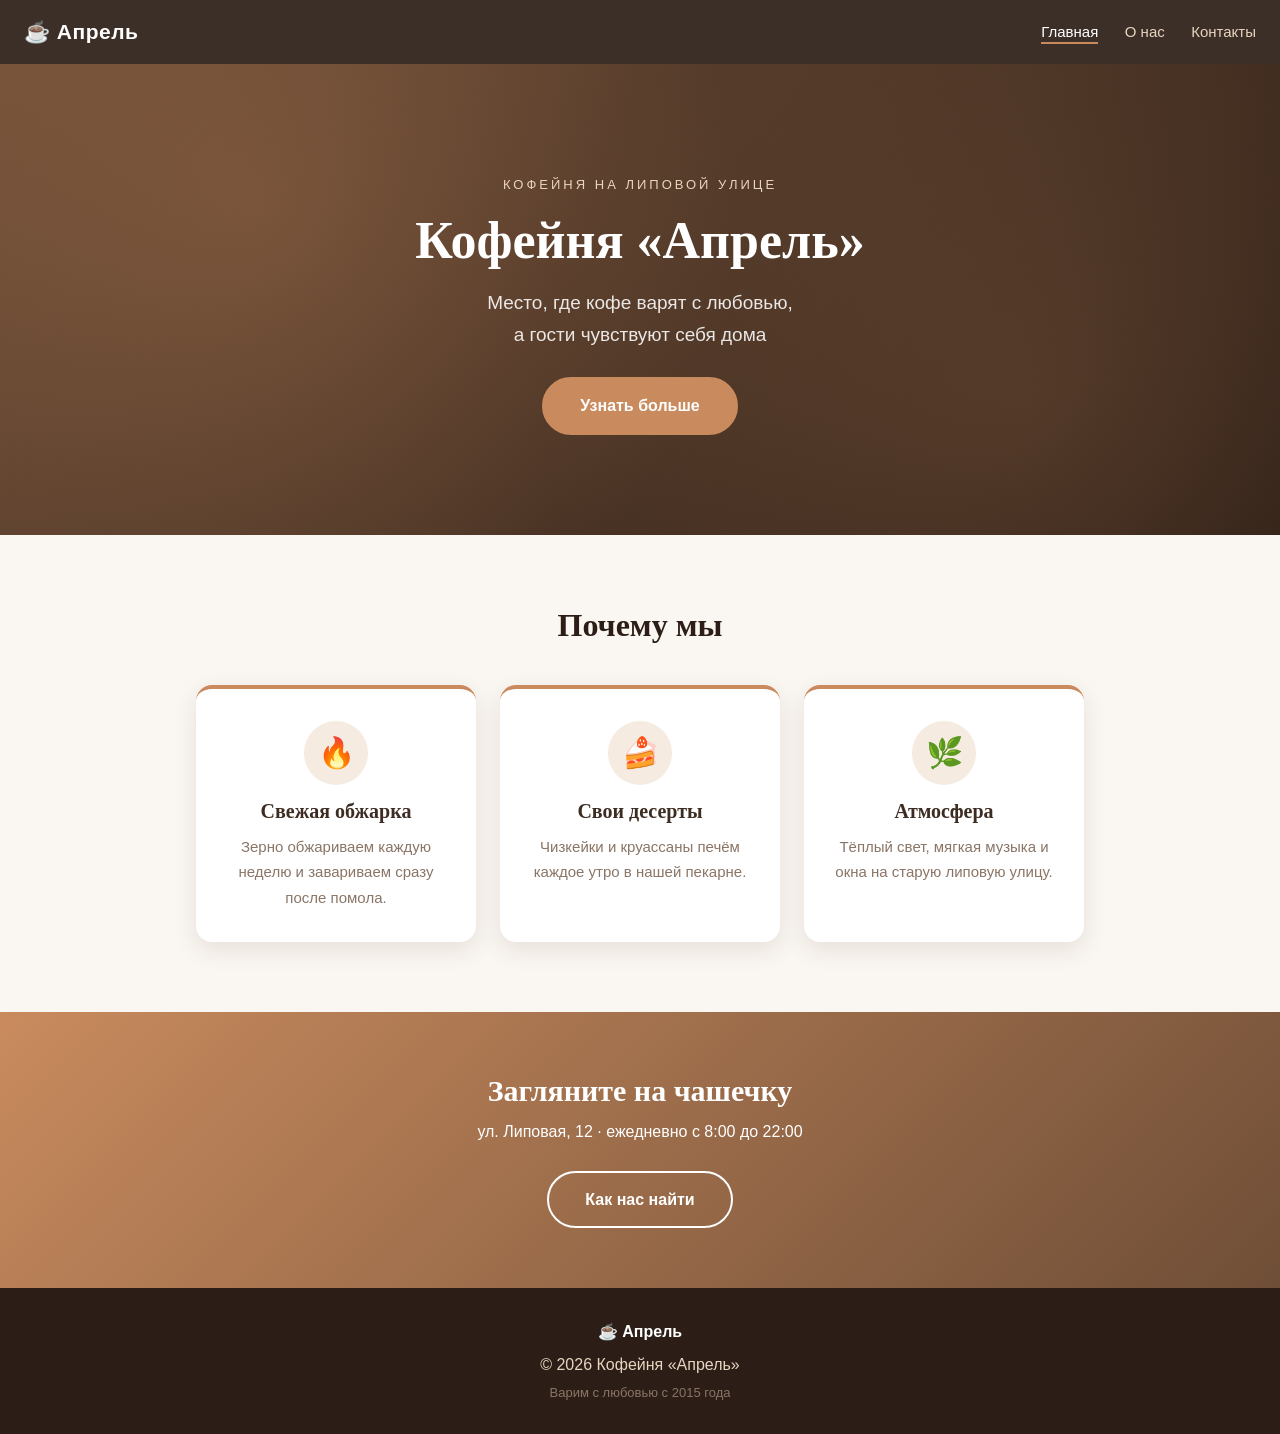
<file: index.html>
<!DOCTYPE html>
<html lang="ru">
<head>
  <meta charset="UTF-8">
  <meta name="viewport" content="width=device-width, initial-scale=1.0">
  <title>Кофейня «Апрель» — главная</title>
  <link rel="stylesheet" href="style.css">
</head>
<body>
  <header class="header" id="header">
    <a class="logo" href="index.html">☕ Апрель</a>
    <nav class="nav">
      <a href="index.html" class="active">Главная</a>
      <a href="about (1).html">О нас</a>
      <a href="contacts.html">Контакты</a>
    </nav>
  </header>

  <section class="hero">
    <p class="hero-eyebrow">Кофейня на Липовой улице</p>
    <h1>Кофейня «Апрель»</h1>
    <p class="hero-text">Место, где кофе варят с любовью,<br>а гости чувствуют себя дома</p>
    <a href="about (1).html" class="btn">Узнать больше</a>
  </section>

  <section class="section">
    <h2 class="section-title">Почему мы</h2>
    <div class="cards">
      <article class="card reveal">
        <div class="icon">🔥</div>
        <h3>Свежая обжарка</h3>
        <p>Зерно обжариваем каждую неделю и завариваем сразу после помола.</p>
      </article>
      <article class="card reveal">
        <div class="icon">🍰</div>
        <h3>Свои десерты</h3>
        <p>Чизкейки и круассаны печём каждое утро в нашей пекарне.</p>
      </article>
      <article class="card reveal">
        <div class="icon">🌿</div>
        <h3>Атмосфера</h3>
        <p>Тёплый свет, мягкая музыка и окна на старую липовую улицу.</p>
      </article>
    </div>
  </section>

  <section class="banner reveal">
    <h2>Загляните на чашечку</h2>
    <p>ул. Липовая, 12 &middot; ежедневно с 8:00 до 22:00</p>
    <a href="contacts.html" class="btn btn-outline">Как нас найти</a>
  </section>

  <footer class="footer">
    <p class="footer-logo">☕ Апрель</p>
    <p>© 2026 Кофейня «Апрель»</p>
    <p class="footer-note">Варим с любовью с 2015 года</p>
  </footer>

  <script src="script.js"></script>
</body>
</html>
</file>
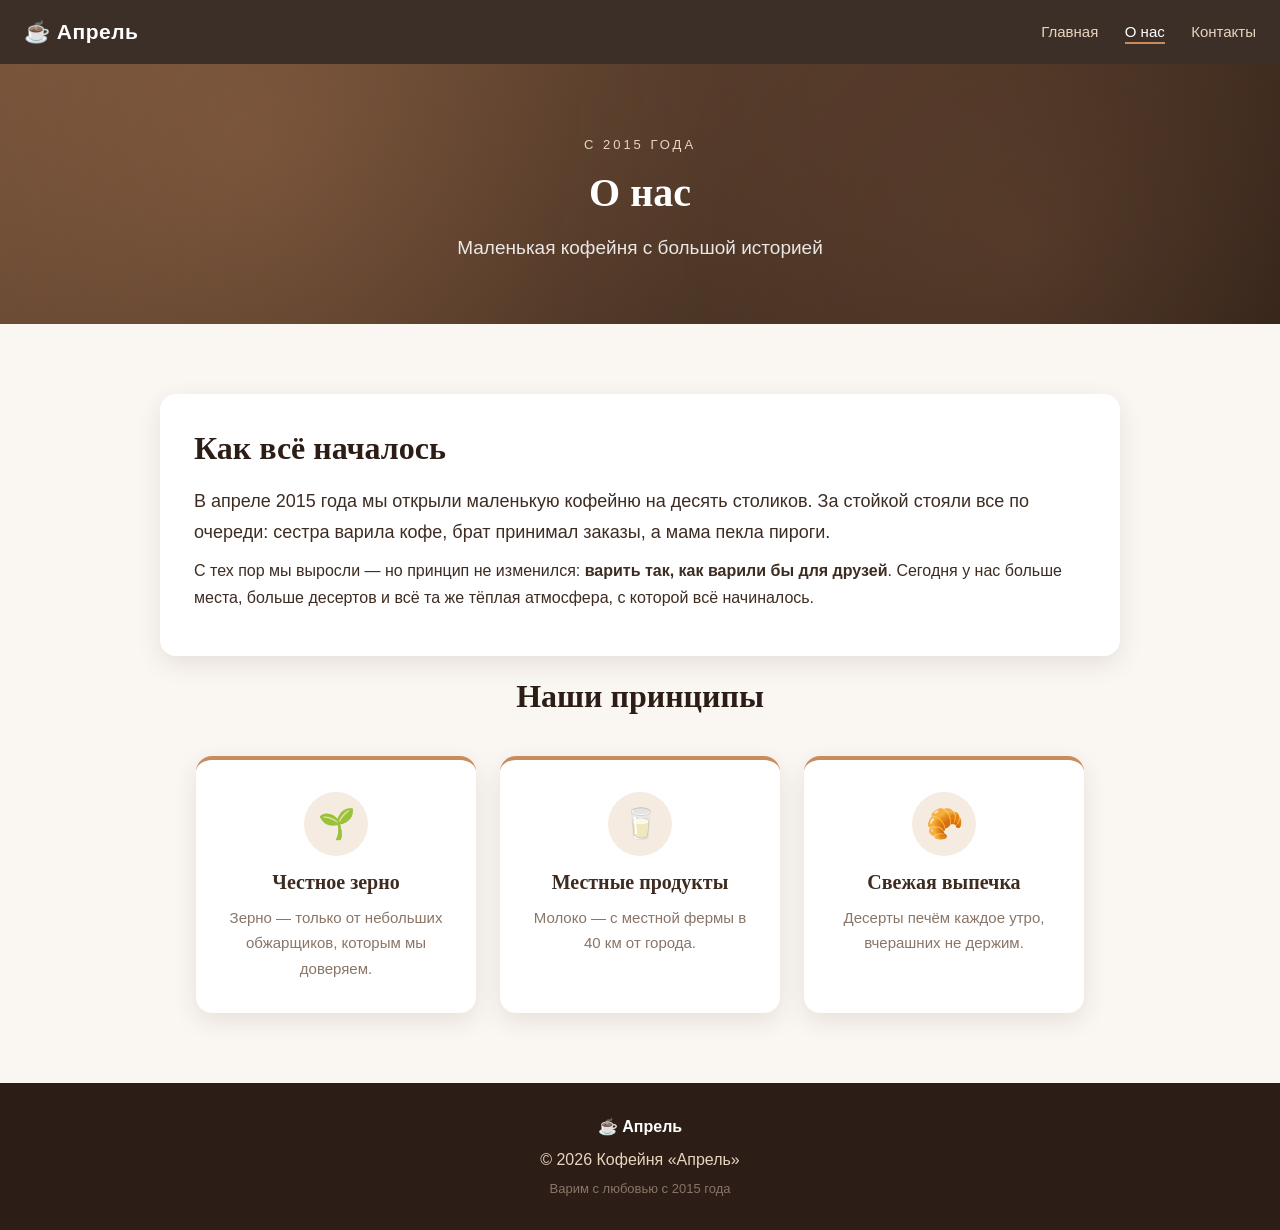
<file: about (1).html>
<!DOCTYPE html>
<html lang="ru">
<head>
  <meta charset="UTF-8">
  <meta name="viewport" content="width=device-width, initial-scale=1.0">
  <title>Кофейня «Апрель» — о нас</title>
  <link rel="stylesheet" href="style.css">
</head>
<body>
  <header class="header" id="header">
    <a class="logo" href="index.html">☕ Апрель</a>
    <nav class="nav">
      <a href="index.html">Главная</a>
      <a href="about.html" class="active">О нас</a>
      <a href="contacts.html">Контакты</a>
    </nav>
  </header>

  <section class="hero hero-small">
    <p class="hero-eyebrow">С 2015 года</p>
    <h1>О нас</h1>
    <p class="hero-text">Маленькая кофейня с большой историей</p>
  </section>

  <section class="section">
    <div class="block reveal">
      <h2 class="section-title left">Как всё началось</h2>
      <p class="lead">В апреле 2015 года мы открыли маленькую кофейню на десять столиков.
      За стойкой стояли все по очереди: сестра варила кофе, брат принимал заказы,
      а мама пекла пироги.</p>
      <p>С тех пор мы выросли — но принцип не изменился: <strong>варить так,
      как варили бы для друзей</strong>. Сегодня у нас больше места, больше десертов
      и всё та же тёплая атмосфера, с которой всё начиналось.</p>
    </div>

    <h2 class="section-title">Наши принципы</h2>
    <div class="cards">
      <article class="card reveal">
        <div class="icon">🌱</div>
        <h3>Честное зерно</h3>
        <p>Зерно — только от небольших обжарщиков, которым мы доверяем.</p>
      </article>
      <article class="card reveal">
        <div class="icon">🥛</div>
        <h3>Местные продукты</h3>
        <p>Молоко — с местной фермы в 40 км от города.</p>
      </article>
      <article class="card reveal">
        <div class="icon">🥐</div>
        <h3>Свежая выпечка</h3>
        <p>Десерты печём каждое утро, вчерашних не держим.</p>
      </article>
    </div>
  </section>

  <footer class="footer">
    <p class="footer-logo">☕ Апрель</p>
    <p>© 2026 Кофейня «Апрель»</p>
    <p class="footer-note">Варим с любовью с 2015 года</p>
  </footer>

  <script src="script.js"></script>
</body>
</html>
</file>
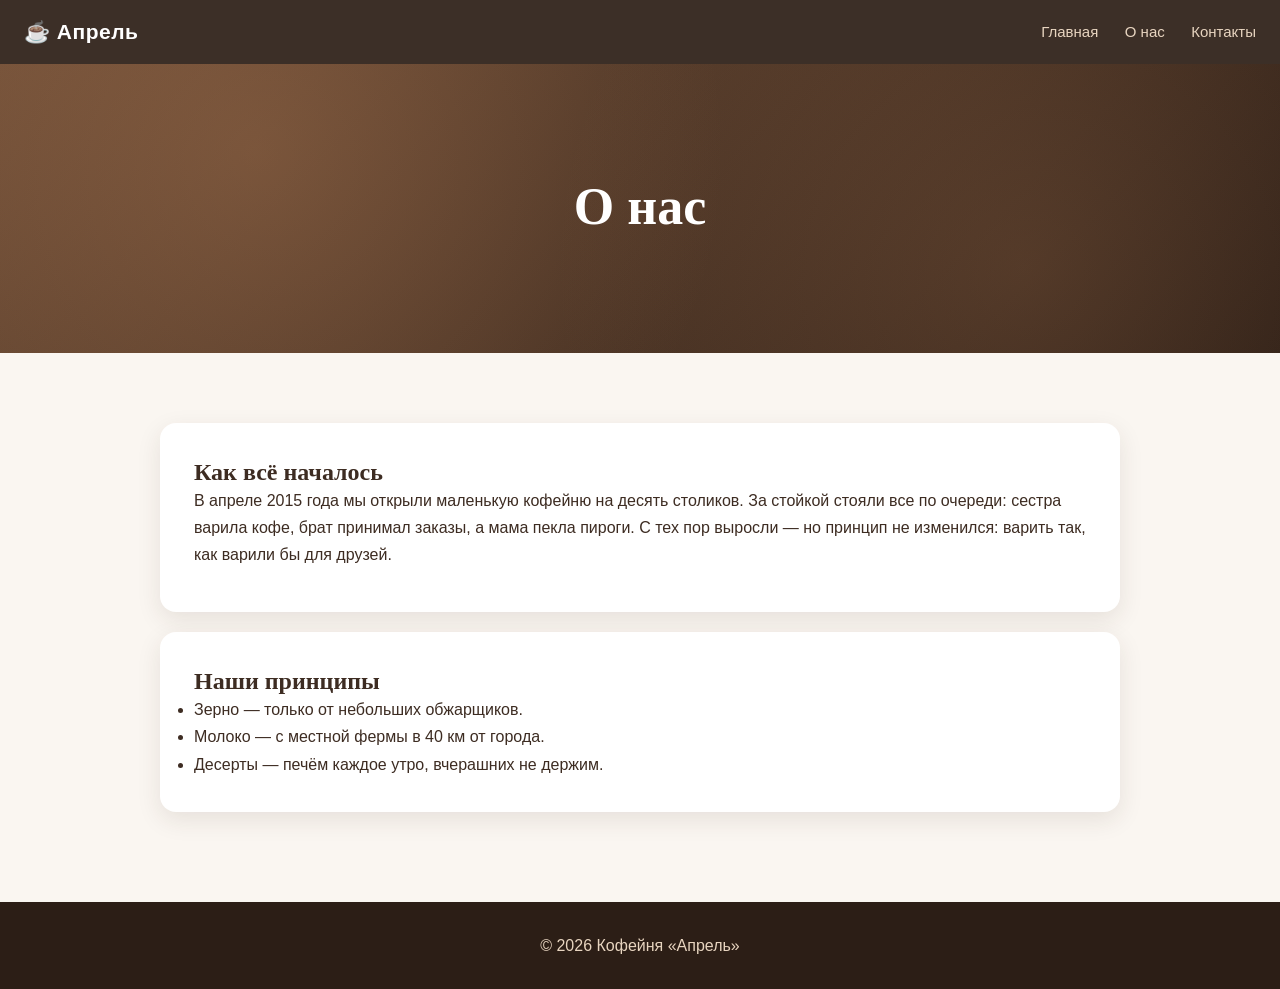
<file: adout.html>
<!DOCTYPE html>
<html lang="ru">
<head>
  <meta charset="UTF-8">
  <meta name="viewport" content="width=device-width, initial-scale=1.0">
  <title>Кофейня «Апрель» — о нас</title>
  <link rel="stylesheet" href="style.css">
</head>
<body>
  <header class="header">
    <div class="logo">☕ Апрель</div>
    <nav class="nav">
      <a href="index.html">Главная</a>
      <a href="about.html">О нас</a>
      <a href="contacts.html">Контакты</a>
    </nav>
  </header>

  <section class="hero small">
    <h1>О нас</h1>
  </section>

  <section class="section">
    <div class="block">
      <h2>Как всё началось</h2>
      <p>В апреле 2015 года мы открыли маленькую кофейню на десять столиков.
         За стойкой стояли все по очереди: сестра варила кофе, брат принимал
         заказы, а мама пекла пироги. С тех пор выросли — но принцип не
         изменился: варить так, как варили бы для друзей.</p>
    </div>
    <div class="block">
      <h2>Наши принципы</h2>
      <ul>
        <li>Зерно — только от небольших обжарщиков.</li>
        <li>Молоко — с местной фермы в 40 км от города.</li>
        <li>Десерты — печём каждое утро, вчерашних не держим.</li>
      </ul>
    </div>
  </section>

  <footer class="footer">© 2026 Кофейня «Апрель»</footer>
</body>
</html>
</file>
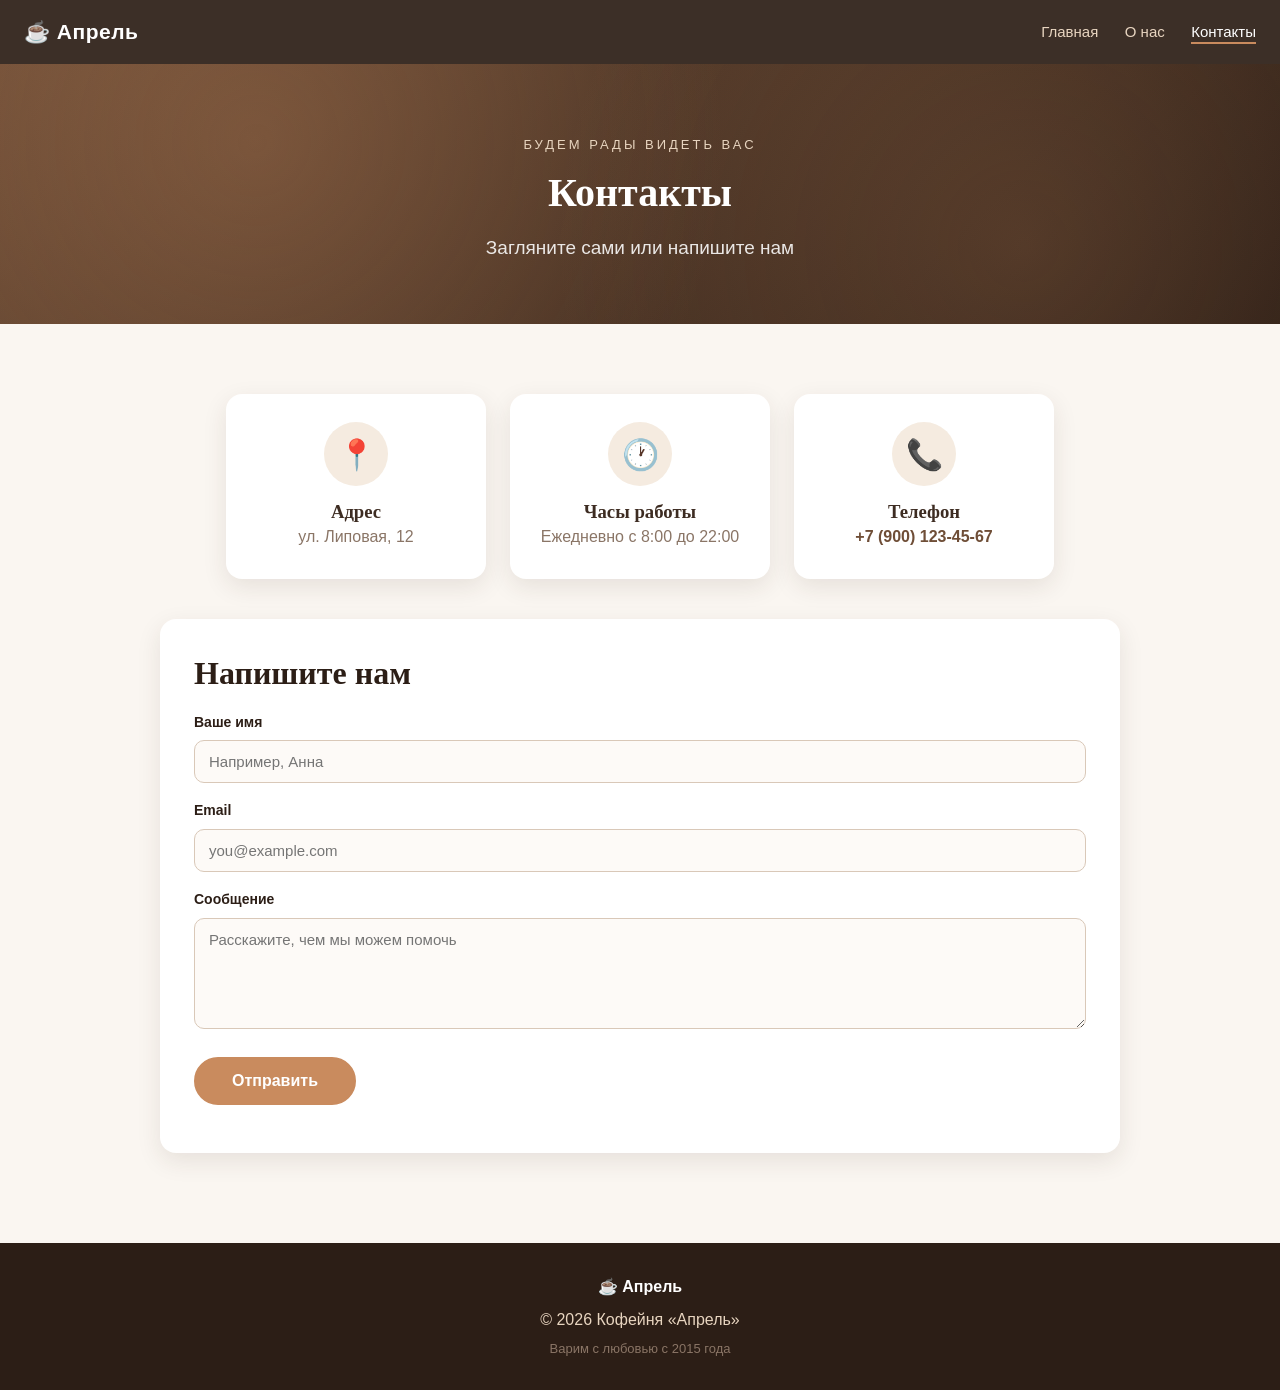
<file: contacts.html>
<!DOCTYPE html>
<html lang="ru">
<head>
  <meta charset="UTF-8">
  <meta name="viewport" content="width=device-width, initial-scale=1.0">
  <title>Кофейня «Апрель» — контакты</title>
  <link rel="stylesheet" href="style.css">
</head>
<body>
  <header class="header" id="header">
    <a class="logo" href="index.html">☕ Апрель</a>
    <nav class="nav">
      <a href="index.html">Главная</a>
      <a href="about.html">О нас</a>
      <a href="contacts.html" class="active">Контакты</a>
    </nav>
  </header>

  <section class="hero hero-small">
    <p class="hero-eyebrow">Будем рады видеть вас</p>
    <h1>Контакты</h1>
    <p class="hero-text">Загляните сами или напишите нам</p>
  </section>

  <section class="section">
    <div class="contact-grid">
      <div class="contact-item reveal">
        <div class="icon">📍</div>
        <h3>Адрес</h3>
        <p>ул. Липовая, 12</p>
      </div>
      <div class="contact-item reveal">
        <div class="icon">🕐</div>
        <h3>Часы работы</h3>
        <p>Ежедневно с 8:00 до 22:00</p>
      </div>
      <div class="contact-item reveal">
        <div class="icon">📞</div>
        <h3>Телефон</h3>
        <p><a href="tel:+79001234567">+7 (900) 123-45-67</a></p>
      </div>
    </div>

    <div class="block reveal">
      <h2 class="section-title left">Напишите нам</h2>
      <form id="form" novalidate>
        <label for="name">Ваше имя</label>
        <input type="text" id="name" name="name" placeholder="Например, Анна" required>
        <label for="email">Email</label>
        <input type="email" id="email" name="email" placeholder="you@example.com" required>
        <label for="message">Сообщение</label>
        <textarea id="message" name="message" rows="5" placeholder="Расскажите, чем мы можем помочь" required></textarea>
        <button type="submit" class="btn">Отправить</button>
        <p id="result" class="form-result" role="status"></p>
      </form>
    </div>
  </section>

  <footer class="footer">
    <p class="footer-logo">☕ Апрель</p>
    <p>© 2026 Кофейня «Апрель»</p>
    <p class="footer-note">Варим с любовью с 2015 года</p>
  </footer>

  <script src="script.js"></script>
</body>
</html>
</file>
<file: style.css>
/* ===== Переменные и база ===== */
:root {
  --bg: #faf6f1;
  --surface: #ffffff;
  --dark: #2c1e16;
  --dark-soft: #3d2c22;
  --coffee: #6f4e37;
  --accent: #c98b5e;
  --accent-dark: #a96a3f;
  --cream: #e8d5c0;
  --muted: #8a7566;
  --radius: 16px;
  --shadow: 0 8px 24px rgba(61, 44, 34, 0.10);
  --shadow-hover: 0 14px 34px rgba(61, 44, 34, 0.18);
  --transition: 0.25s ease;
}

* { margin: 0; padding: 0; box-sizing: border-box; }

html { scroll-behavior: smooth; }

body {
  font-family: "Segoe UI", "Helvetica Neue", Arial, sans-serif;
  background: var(--bg);
  color: var(--dark-soft);
  line-height: 1.7;
}

h1, h2, h3 { font-family: Georgia, "Times New Roman", serif; line-height: 1.25; }

img { max-width: 100%; }

/* ===== Шапка ===== */
.header {
  position: sticky;
  top: 0;
  z-index: 10;
  display: flex;
  justify-content: space-between;
  align-items: center;
  padding: 14px 24px;
  background: rgba(44, 30, 22, 0.92);
  backdrop-filter: blur(8px);
  transition: box-shadow var(--transition);
}

.header.scrolled { box-shadow: 0 4px 16px rgba(0, 0, 0, 0.25); }

.logo {
  color: #fff;
  font-weight: 700;
  font-size: 21px;
  letter-spacing: 0.5px;
  text-decoration: none;
  transition: color var(--transition);
}

.logo:hover { color: var(--accent); }

.nav a {
  color: var(--cream);
  text-decoration: none;
  margin-left: 22px;
  font-size: 15px;
  position: relative;
  padding: 4px 0;
  transition: color var(--transition);
}

.nav a::after {
  content: "";
  position: absolute;
  left: 0;
  bottom: 0;
  width: 100%;
  height: 2px;
  background: var(--accent);
  transform: scaleX(0);
  transform-origin: left;
  transition: transform var(--transition);
}

.nav a:hover, .nav a.active { color: #fff; }
.nav a:hover::after, .nav a.active::after { transform: scaleX(1); }

/* ===== Hero ===== */
.hero {
  padding: 110px 20px 100px;
  text-align: center;
  color: #fff;
  background:
    radial-gradient(circle at 20% 30%, rgba(201, 139, 94, 0.25), transparent 45%),
    radial-gradient(circle at 80% 70%, rgba(201, 139, 94, 0.18), transparent 45%),
    linear-gradient(135deg, var(--coffee), var(--dark));
}

.hero-small { padding: 70px 20px 60px; }

.hero-eyebrow {
  text-transform: uppercase;
  letter-spacing: 3px;
  font-size: 13px;
  color: var(--cream);
  margin-bottom: 12px;
}

.hero h1 { font-size: 52px; margin-bottom: 14px; }
.hero-small h1 { font-size: 40px; }

.hero-text { font-size: 19px; color: rgba(255, 255, 255, 0.88); }

/* ===== Кнопки ===== */
.btn {
  display: inline-block;
  margin-top: 26px;
  background: var(--accent);
  color: #fff;
  text-decoration: none;
  padding: 13px 36px;
  border-radius: 30px;
  border: 2px solid var(--accent);
  font-size: 16px;
  font-weight: 600;
  cursor: pointer;
  transition: background var(--transition), transform var(--transition), box-shadow var(--transition);
}

.btn:hover {
  background: var(--accent-dark);
  border-color: var(--accent-dark);
  transform: translateY(-2px);
  box-shadow: var(--shadow-hover);
}

.btn-outline {
  background: transparent;
  border-color: #fff;
}

.btn-outline:hover { background: rgba(255, 255, 255, 0.15); border-color: #fff; }

/* ===== Секции ===== */
.section {
  max-width: 1000px;
  margin: 0 auto;
  padding: 70px 20px;
}

.section-title {
  text-align: center;
  margin-bottom: 40px;
  font-size: 32px;
  color: var(--dark);
}

.section-title.left { text-align: left; margin-bottom: 18px; }

.lead { font-size: 18px; margin-bottom: 14px; }

.block {
  background: var(--surface);
  border-radius: var(--radius);
  padding: 34px;
  margin-bottom: 20px;
  box-shadow: var(--shadow);
}

.block p { margin-bottom: 10px; }

/* ===== Карточки ===== */
.cards {
  display: flex;
  gap: 24px;
  flex-wrap: wrap;
  justify-content: center;
}

.card {
  background: var(--surface);
  border-radius: var(--radius);
  padding: 32px 26px;
  width: 280px;
  text-align: center;
  box-shadow: var(--shadow);
  border-top: 4px solid var(--accent);
  transition: transform var(--transition), box-shadow var(--transition);
}

.card:hover {
  transform: translateY(-6px);
  box-shadow: var(--shadow-hover);
}

.card h3 { margin: 8px 0 10px; font-size: 20px; }
.card p { color: var(--muted); font-size: 15px; }

.icon {
  width: 64px;
  height: 64px;
  margin: 0 auto 14px;
  display: flex;
  align-items: center;
  justify-content: center;
  font-size: 30px;
  background: #f5ebe0;
  border-radius: 50%;
}

/* ===== Баннер-приглашение ===== */
.banner {
  text-align: center;
  color: #fff;
  padding: 60px 20px;
  background: linear-gradient(135deg, var(--accent), var(--coffee));
}

.banner h2 { font-size: 30px; margin-bottom: 8px; }

/* ===== Контакты ===== */
.contact-grid {
  display: flex;
  gap: 24px;
  flex-wrap: wrap;
  justify-content: center;
  margin-bottom: 40px;
}

.contact-item {
  background: var(--surface);
  border-radius: var(--radius);
  padding: 28px 24px;
  width: 260px;
  text-align: center;
  box-shadow: var(--shadow);
}

.contact-item p { color: var(--muted); }
.contact-item a { color: var(--coffee); text-decoration: none; font-weight: 600; }
.contact-item a:hover { color: var(--accent-dark); }

/* ===== Форма ===== */
form label {
  display: block;
  font-size: 14px;
  font-weight: 600;
  margin-bottom: 6px;
  color: var(--dark);
}

form input, form textarea {
  width: 100%;
  padding: 12px 14px;
  margin-bottom: 16px;
  border: 1px solid #d9c8b8;
  border-radius: 10px;
  font-size: 15px;
  font-family: inherit;
  background: #fdfaf7;
  transition: border-color var(--transition), box-shadow var(--transition);
}

form input:focus, form textarea:focus {
  outline: none;
  border-color: var(--accent);
  box-shadow: 0 0 0 3px rgba(201, 139, 94, 0.25);
}

form .btn { margin-top: 4px; }

.form-result { margin-top: 14px; color: #2e7d32; font-weight: 600; }

/* ===== Подвал ===== */
.footer {
  background: var(--dark);
  color: var(--cream);
  text-align: center;
  padding: 30px 20px;
}

.footer-logo { font-weight: 700; color: #fff; margin-bottom: 6px; }
.footer-note { font-size: 13px; color: var(--muted); margin-top: 4px; }

/* ===== Анимация появления ===== */
.reveal {
  opacity: 0;
  transform: translateY(24px);
  transition: opacity 0.6s ease, transform 0.6s ease;
}

.reveal.visible {
  opacity: 1;
  transform: translateY(0);
}

/* ===== Адаптивность ===== */
@media (max-width: 640px) {
  .header { flex-direction: column; gap: 8px; padding: 12px 16px; }
  .nav a { margin: 0 8px; }
  .hero { padding: 70px 16px 60px; }
  .hero h1 { font-size: 34px; }
  .hero-small h1 { font-size: 30px; }
  .hero-text { font-size: 16px; }
  .section { padding: 50px 16px; }
  .section-title { font-size: 26px; }
  .block { padding: 24px 18px; }
}
</file>
